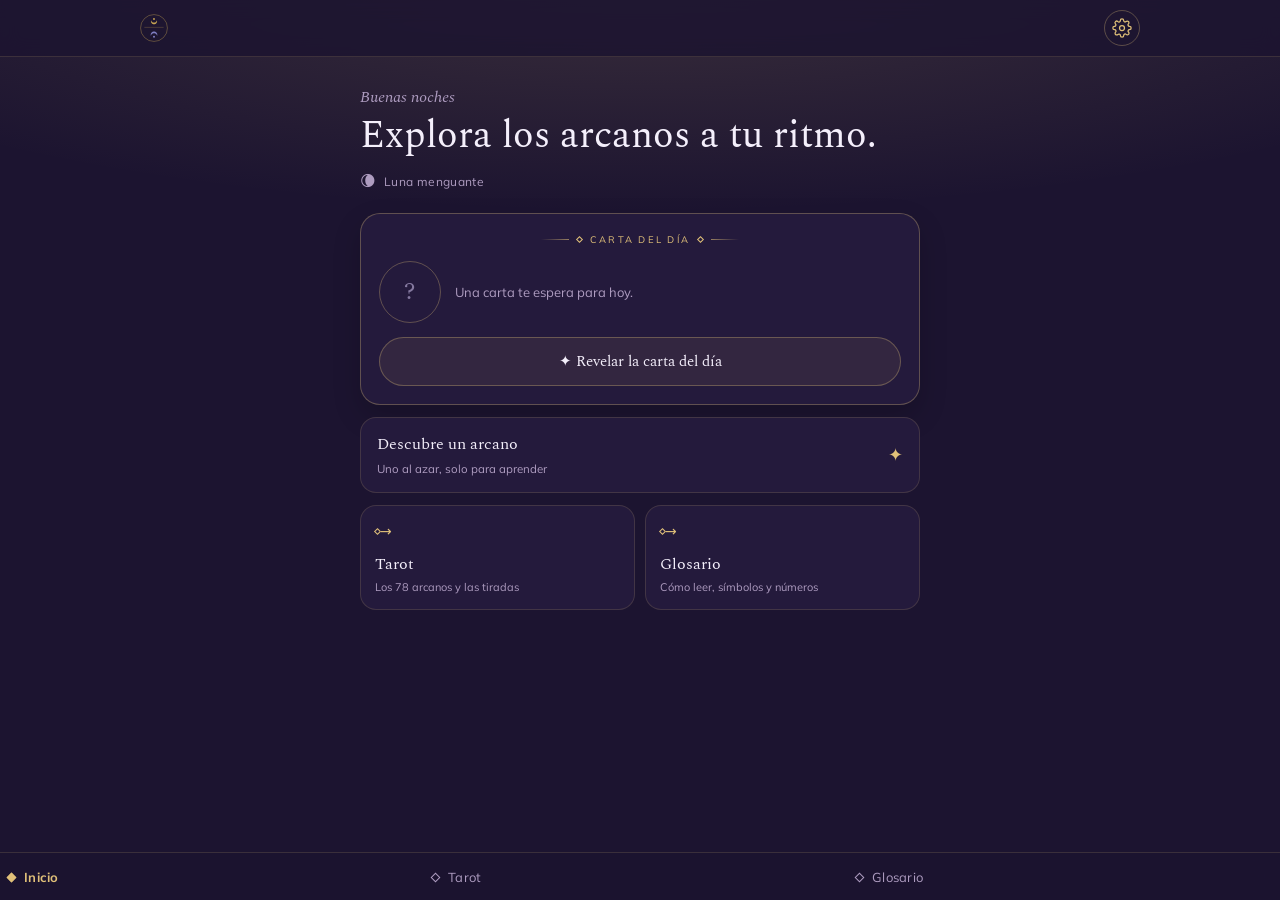
<file: index.html>
<!DOCTYPE html>
<html lang="es">
<head>
<meta charset="UTF-8">
<meta name="viewport" content="width=device-width, initial-scale=1.0, viewport-fit=cover">
<title>Tarot Companion</title>
<meta name="description" content="Guía de referencia de tarot sin conexión: energía pura de los 78 arcanos, tiradas y numerología.">
<meta name="theme-color" content="#1C1430">
<meta name="color-scheme" content="dark">
<meta name="mobile-web-app-capable" content="yes">
<meta name="apple-mobile-web-app-capable" content="yes">
<meta name="apple-mobile-web-app-status-bar-style" content="black-translucent">
<meta name="apple-mobile-web-app-title" content="Tarot Companion">
<link rel="manifest" href="manifest.json">
<link rel="icon" href="icons/icon-192.png">
<link rel="apple-touch-icon" href="icons/icon-192.png">
<!-- CSS modular (fuentes -> tokens -> layout -> componentes -> tema base -> temas de mazo) -->
<link rel="stylesheet" href="css/fonts.css">
<link rel="stylesheet" href="css/tokens.css">
<!-- Paleta alterna "cereza": solo activa cuando :root[data-palette="cereza"] (lo pone applyPalette) -->
<link rel="stylesheet" href="css/themes/cereza.css">
<link rel="stylesheet" href="css/layout.css">
<link rel="stylesheet" href="css/components.css">
<link rel="stylesheet" href="css/themes/base.css">
<!-- Tema de mazo: solo activo cuando :root[data-deck="rws"] (lo pone setDeck en app.js) -->
<link rel="stylesheet" href="css/themes/rws.css">
<!-- Anti-flash: aplica tema/idioma guardados antes de pintar -->
<script>
  try {
    var t = localStorage.getItem("tc-theme") || "dark";
    var p = localStorage.getItem("tc-palette") || "plum";
    document.documentElement.dataset.theme = t;
    if (p && p !== "plum") document.documentElement.dataset.palette = p; // "plum" = default sin atributo
    document.documentElement.lang = localStorage.getItem("tc-lang") || "es";
    var META = { plum: { dark: "#1C1430", light: "#F3F0F5" }, cereza: { dark: "#1a1018", light: "#F4ECE2" } };
    var set = META[p] || META.plum;
    var m = document.querySelector('meta[name="theme-color"]');
    if (m) m.content = set[t] || set.dark;
  } catch (e) { /* sin storage: queda el tema oscuro por defecto */ }
</script>
</head>
<body>

<header class="bar">
  <div class="bar-inner">
    <a class="brand" href="#inicio" aria-label="Tarot Companion — Inicio">
      <!-- Solo el símbolo (sol/luna oro+lavanda) del imagotipo; sin texto. -->
      <svg class="brand-logo" viewBox="60 56 188 188" role="img" aria-hidden="true"><g transform="translate(44,40.0) scale(0.4296875)"><circle cx="256.0" cy="256" r="210" fill="none" stroke="#C6A352" stroke-width="6"></circle><circle cx="256.0" cy="116" r="15" fill="#C6A352"></circle><path d="M 301.338 134.237 L 302.037 136.414 L 302.632 138.621 L 303.121 140.854 L 303.503 143.109 L 303.777 145.378 L 303.943 147.659 L 304.000 149.944 L 303.948 152.230 L 303.788 154.510 L 303.519 156.781 L 303.142 159.036 L 302.658 161.270 L 302.069 163.479 L 301.374 165.658 L 300.577 167.801 L 299.679 169.903 L 298.682 171.960 L 297.588 173.968 L 296.399 175.921 L 295.119 177.815 L 293.750 179.646 L 292.296 181.410 L 290.759 183.103 L 289.143 184.721 L 287.452 186.259 L 285.690 187.716 L 283.861 189.087 L 281.968 190.369 L 280.016 191.560 L 278.010 192.656 L 275.954 193.656 L 273.852 194.557 L 271.710 195.356 L 269.533 196.053 L 267.325 196.645 L 265.091 197.131 L 262.836 197.511 L 260.566 197.782 L 258.286 197.946 L 256.000 198.000 L 253.714 197.946 L 251.434 197.782 L 249.164 197.511 L 246.909 197.131 L 244.675 196.645 L 242.467 196.053 L 240.290 195.356 L 238.148 194.557 L 236.046 193.656 L 233.990 192.656 L 231.984 191.560 L 230.032 190.369 L 228.139 189.087 L 226.310 187.716 L 224.548 186.259 L 222.857 184.721 L 221.241 183.103 L 219.704 181.410 L 218.250 179.646 L 216.881 177.815 L 215.601 175.921 L 214.412 173.968 L 213.318 171.960 L 212.321 169.903 L 211.423 167.801 L 210.626 165.658 L 209.931 163.479 L 209.342 161.270 L 208.858 159.036 L 208.481 156.781 L 208.212 154.510 L 208.052 152.230 L 208.000 149.944 L 208.057 147.659 L 208.223 145.378 L 208.497 143.109 L 208.879 140.854 L 209.368 138.621 L 209.963 136.414 L 210.662 134.237 L 210.976 135.808 L 211.344 137.368 L 211.766 138.914 L 212.242 140.444 L 212.771 141.956 L 213.352 143.450 L 213.984 144.922 L 214.668 146.372 L 215.401 147.797 L 216.183 149.195 L 217.014 150.565 L 217.892 151.906 L 218.815 153.215 L 219.784 154.492 L 220.797 155.734 L 221.852 156.940 L 222.948 158.108 L 224.085 159.238 L 225.260 160.328 L 226.472 161.376 L 227.720 162.381 L 229.002 163.343 L 230.317 164.259 L 231.662 165.129 L 233.038 165.951 L 234.441 166.725 L 235.870 167.450 L 237.323 168.125 L 238.799 168.749 L 240.296 169.321 L 241.812 169.841 L 243.345 170.308 L 244.893 170.721 L 246.454 171.080 L 248.028 171.385 L 249.611 171.635 L 251.201 171.829 L 252.798 171.969 L 254.398 172.052 L 256.000 172.080 L 257.602 172.052 L 259.202 171.969 L 260.799 171.829 L 262.389 171.635 L 263.972 171.385 L 265.546 171.080 L 267.107 170.721 L 268.655 170.308 L 270.188 169.841 L 271.704 169.321 L 273.201 168.749 L 274.677 168.125 L 276.130 167.450 L 277.559 166.725 L 278.962 165.951 L 280.338 165.129 L 281.683 164.259 L 282.998 163.343 L 284.280 162.381 L 285.528 161.376 L 286.740 160.328 L 287.915 159.238 L 289.052 158.108 L 290.148 156.940 L 291.203 155.734 L 292.216 154.492 L 293.185 153.215 L 294.108 151.906 L 294.986 150.565 L 295.817 149.195 L 296.599 147.797 L 297.332 146.372 L 298.016 144.922 L 298.648 143.450 L 299.229 141.956 L 299.758 140.444 L 300.234 138.914 L 300.656 137.368 L 301.024 135.808 L 301.338 134.237 Z" fill="#C6A352"></path><line x1="106.0" y1="246" x2="406.0" y2="246" stroke="#C6A352" stroke-width="4"></line><path d="M 207.488 378.867 L 206.740 376.538 L 206.104 374.175 L 205.581 371.786 L 205.172 369.374 L 204.879 366.945 L 204.701 364.505 L 204.640 362.060 L 204.695 359.614 L 204.867 357.174 L 205.155 354.744 L 205.558 352.332 L 206.076 349.941 L 206.707 347.577 L 207.449 345.246 L 208.302 342.953 L 209.263 340.704 L 210.330 338.503 L 211.501 336.354 L 212.773 334.265 L 214.142 332.238 L 215.607 330.278 L 217.163 328.391 L 218.808 326.580 L 220.537 324.849 L 222.346 323.202 L 224.231 321.644 L 226.189 320.177 L 228.214 318.805 L 230.303 317.531 L 232.449 316.358 L 234.649 315.288 L 236.898 314.324 L 239.190 313.469 L 241.520 312.724 L 243.883 312.090 L 246.273 311.570 L 248.685 311.164 L 251.114 310.873 L 253.554 310.698 L 256.000 310.640 L 258.446 310.698 L 260.886 310.873 L 263.315 311.164 L 265.727 311.570 L 268.117 312.090 L 270.480 312.724 L 272.810 313.469 L 275.102 314.324 L 277.351 315.288 L 279.551 316.358 L 281.697 317.531 L 283.786 318.805 L 285.811 320.177 L 287.769 321.644 L 289.654 323.202 L 291.463 324.849 L 293.192 326.580 L 294.837 328.391 L 296.393 330.278 L 297.858 332.238 L 299.227 334.265 L 300.499 336.354 L 301.670 338.503 L 302.737 340.704 L 303.698 342.953 L 304.551 345.246 L 305.293 347.577 L 305.924 349.941 L 306.442 352.332 L 306.845 354.744 L 307.133 357.174 L 307.305 359.614 L 307.360 362.060 L 307.299 364.505 L 307.121 366.945 L 306.828 369.374 L 306.419 371.786 L 305.896 374.175 L 305.260 376.538 L 304.512 378.867 L 304.176 377.185 L 303.782 375.516 L 303.330 373.862 L 302.821 372.225 L 302.255 370.607 L 301.634 369.009 L 300.957 367.433 L 300.226 365.882 L 299.441 364.358 L 298.604 362.861 L 297.715 361.395 L 296.776 359.961 L 295.787 358.560 L 294.751 357.194 L 293.667 355.865 L 292.538 354.574 L 291.365 353.324 L 290.149 352.115 L 288.892 350.949 L 287.595 349.828 L 286.260 348.752 L 284.888 347.723 L 283.481 346.743 L 282.041 345.812 L 280.570 344.932 L 279.069 344.104 L 277.539 343.328 L 275.984 342.606 L 274.405 341.938 L 272.803 341.326 L 271.182 340.770 L 269.541 340.270 L 267.885 339.828 L 266.214 339.444 L 264.530 339.118 L 262.837 338.851 L 261.135 338.643 L 259.427 338.494 L 257.714 338.404 L 256.000 338.374 L 254.286 338.404 L 252.573 338.494 L 250.865 338.643 L 249.163 338.851 L 247.470 339.118 L 245.786 339.444 L 244.115 339.828 L 242.459 340.270 L 240.818 340.770 L 239.197 341.326 L 237.595 341.938 L 236.016 342.606 L 234.461 343.328 L 232.931 344.104 L 231.430 344.932 L 229.959 345.812 L 228.519 346.743 L 227.112 347.723 L 225.740 348.752 L 224.405 349.828 L 223.108 350.949 L 221.851 352.115 L 220.635 353.324 L 219.462 354.574 L 218.333 355.865 L 217.249 357.194 L 216.213 358.560 L 215.224 359.961 L 214.285 361.395 L 213.396 362.861 L 212.559 364.358 L 211.774 365.882 L 211.043 367.433 L 210.366 369.009 L 209.745 370.607 L 209.179 372.225 L 208.670 373.862 L 208.218 375.516 L 207.824 377.185 L 207.488 378.867 Z" fill="#7E7DC2"></path><circle cx="256.0" cy="394" r="16" fill="#7E7DC2"></circle></g></svg>
    </a>
    <button class="menu-btn" id="menuBtn" aria-label="Configuración" title="Configuración">
      <svg width="20" height="20" viewBox="0 0 24 24" fill="none" stroke="currentColor" stroke-width="1.5" stroke-linecap="round" stroke-linejoin="round" aria-hidden="true"><circle cx="12" cy="12" r="3"/><path d="M19.4 15a1.65 1.65 0 0 0 .33 1.82l.06.06a2 2 0 1 1-2.83 2.83l-.06-.06a1.65 1.65 0 0 0-1.82-.33 1.65 1.65 0 0 0-1 1.51V21a2 2 0 0 1-4 0v-.09A1.65 1.65 0 0 0 9 19.4a1.65 1.65 0 0 0-1.82.33l-.06.06a2 2 0 1 1-2.83-2.83l.06-.06a1.65 1.65 0 0 0 .33-1.82 1.65 1.65 0 0 0-1.51-1H3a2 2 0 0 1 0-4h.09A1.65 1.65 0 0 0 4.6 9a1.65 1.65 0 0 0-.33-1.82l-.06-.06a2 2 0 1 1 2.83-2.83l.06.06a1.65 1.65 0 0 0 1.82.33H9a1.65 1.65 0 0 0 1-1.51V3a2 2 0 0 1 4 0v.09a1.65 1.65 0 0 0 1 1.51 1.65 1.65 0 0 0 1.82-.33l.06-.06a2 2 0 1 1 2.83 2.83l-.06.06a1.65 1.65 0 0 0-.33 1.82V9a1.65 1.65 0 0 0 1.51 1H21a2 2 0 0 1 0 4h-.09a1.65 1.65 0 0 0-1.51 1z"/></svg>
    </button>
  </div>
</header>

<!-- Shell mínima: contenedores vacíos que los módulos JS poblarán.
     IA de 3 destinos: Inicio · Tarot (Arcanos+Tiradas) · Glosario (Cómo leer+Símbolos+Números). -->
<main class="wrap">
  <section class="view active" id="view-inicio" aria-label="Inicio"></section>

  <section class="view" id="view-tarot" aria-label="Tarot">
    <div class="seg-tabs" id="segTarot" role="tablist" aria-label="Tarot">
      <button data-sub="arcanos" class="active" role="tab">Arcanos</button>
      <button data-sub="spreads" role="tab">Tiradas</button>
    </div>
    <div class="subview active" id="view-arcanos" role="tabpanel" aria-label="Arcanos"></div>
    <div class="subview" id="view-spreads" role="tabpanel" aria-label="Tiradas"></div>
  </section>

  <section class="view" id="view-glosario" aria-label="Glosario">
    <div class="seg-tabs" id="segGlosario" role="tablist" aria-label="Glosario">
      <button data-sub="uso" class="active" role="tab">Cómo leer</button>
      <button data-sub="simbolos" role="tab">Símbolos</button>
      <button data-sub="numerologia" role="tab">Números</button>
    </div>
    <div class="subview active" id="view-uso" role="tabpanel" aria-label="Cómo leer"></div>
    <div class="subview" id="view-simbolos" role="tabpanel" aria-label="Símbolos"></div>
    <div class="subview" id="view-numerologia" role="tabpanel" aria-label="Numerología"></div>
  </section>
</main>

<!-- Navegación inferior (estilo app móvil): tres destinos -->
<nav class="botnav" id="nav" aria-label="Secciones">
  <button data-view="inicio" class="active" aria-current="page">
    <span class="bn-ico" aria-hidden="true"></span><span class="bn-lbl">Inicio</span>
  </button>
  <button data-view="tarot">
    <span class="bn-ico" aria-hidden="true"></span><span class="bn-lbl">Tarot</span>
  </button>
  <button data-view="glosario">
    <span class="bn-ico" aria-hidden="true"></span><span class="bn-lbl">Glosario</span>
  </button>
</nav>

<!-- Detail sheet (lo poblará sheet.js) -->
<div class="overlay" id="overlay" aria-hidden="true">
  <div class="scrim" data-close></div>
  <div class="sheet" role="dialog" aria-modal="true" id="sheet"></div>
</div>

<!-- Selector de mazo reutilizable (lo poblará decks-ui.js) -->
<div class="overlay" id="pickerOverlay" aria-hidden="true">
  <div class="scrim" data-close></div>
  <div class="sheet" role="dialog" aria-modal="true" aria-label="Elegir mazo" id="pickerSheet"></div>
</div>

<!-- Menú de configuración (lo poblará settings.js) -->
<div class="overlay" id="menuOverlay" aria-hidden="true">
  <div class="scrim" data-close></div>
  <div class="sheet" role="dialog" aria-modal="true" aria-label="Configuración" id="menuPanel"></div>
</div>

<script type="module" src="js/app.js"></script>

<!-- Service Worker: app offline (ruta relativa → funciona en subcarpeta de GitHub Pages) -->
<script>
  if ("serviceWorker" in navigator) {
    window.addEventListener("load", function () {
      navigator.serviceWorker.register("sw.js").catch(function (err) {
        console.warn("SW no registrado:", err);
      });
    });
  }
</script>
</body>
</html>
</file>
<file: css/fonts.css>
/* fonts.css — generado por scripts/fetch-fonts.mjs. Fuentes auto-hospedadas (offline). */
@font-face {
  font-family: 'Mulish';
  font-style: normal;
  font-weight: 400;
  font-display: swap;
  src: url(../assets/fonts/mulish-400-latin-ext.woff2) format('woff2');
  unicode-range: U+0100-02BA, U+02BD-02C5, U+02C7-02CC, U+02CE-02D7, U+02DD-02FF, U+0304, U+0308, U+0329, U+1D00-1DBF, U+1E00-1E9F, U+1EF2-1EFF, U+2020, U+20A0-20AB, U+20AD-20C0, U+2113, U+2C60-2C7F, U+A720-A7FF;
}
@font-face {
  font-family: 'Mulish';
  font-style: normal;
  font-weight: 400;
  font-display: swap;
  src: url(../assets/fonts/mulish-400-latin.woff2) format('woff2');
  unicode-range: U+0000-00FF, U+0131, U+0152-0153, U+02BB-02BC, U+02C6, U+02DA, U+02DC, U+0304, U+0308, U+0329, U+2000-206F, U+20AC, U+2122, U+2191, U+2193, U+2212, U+2215, U+FEFF, U+FFFD;
}
@font-face {
  font-family: 'Mulish';
  font-style: normal;
  font-weight: 500;
  font-display: swap;
  src: url(../assets/fonts/mulish-500-latin-ext.woff2) format('woff2');
  unicode-range: U+0100-02BA, U+02BD-02C5, U+02C7-02CC, U+02CE-02D7, U+02DD-02FF, U+0304, U+0308, U+0329, U+1D00-1DBF, U+1E00-1E9F, U+1EF2-1EFF, U+2020, U+20A0-20AB, U+20AD-20C0, U+2113, U+2C60-2C7F, U+A720-A7FF;
}
@font-face {
  font-family: 'Mulish';
  font-style: normal;
  font-weight: 500;
  font-display: swap;
  src: url(../assets/fonts/mulish-500-latin.woff2) format('woff2');
  unicode-range: U+0000-00FF, U+0131, U+0152-0153, U+02BB-02BC, U+02C6, U+02DA, U+02DC, U+0304, U+0308, U+0329, U+2000-206F, U+20AC, U+2122, U+2191, U+2193, U+2212, U+2215, U+FEFF, U+FFFD;
}
@font-face {
  font-family: 'Mulish';
  font-style: normal;
  font-weight: 600;
  font-display: swap;
  src: url(../assets/fonts/mulish-600-latin-ext.woff2) format('woff2');
  unicode-range: U+0100-02BA, U+02BD-02C5, U+02C7-02CC, U+02CE-02D7, U+02DD-02FF, U+0304, U+0308, U+0329, U+1D00-1DBF, U+1E00-1E9F, U+1EF2-1EFF, U+2020, U+20A0-20AB, U+20AD-20C0, U+2113, U+2C60-2C7F, U+A720-A7FF;
}
@font-face {
  font-family: 'Mulish';
  font-style: normal;
  font-weight: 600;
  font-display: swap;
  src: url(../assets/fonts/mulish-600-latin.woff2) format('woff2');
  unicode-range: U+0000-00FF, U+0131, U+0152-0153, U+02BB-02BC, U+02C6, U+02DA, U+02DC, U+0304, U+0308, U+0329, U+2000-206F, U+20AC, U+2122, U+2191, U+2193, U+2212, U+2215, U+FEFF, U+FFFD;
}
@font-face {
  font-family: 'Mulish';
  font-style: normal;
  font-weight: 700;
  font-display: swap;
  src: url(../assets/fonts/mulish-700-latin-ext.woff2) format('woff2');
  unicode-range: U+0100-02BA, U+02BD-02C5, U+02C7-02CC, U+02CE-02D7, U+02DD-02FF, U+0304, U+0308, U+0329, U+1D00-1DBF, U+1E00-1E9F, U+1EF2-1EFF, U+2020, U+20A0-20AB, U+20AD-20C0, U+2113, U+2C60-2C7F, U+A720-A7FF;
}
@font-face {
  font-family: 'Mulish';
  font-style: normal;
  font-weight: 700;
  font-display: swap;
  src: url(../assets/fonts/mulish-700-latin.woff2) format('woff2');
  unicode-range: U+0000-00FF, U+0131, U+0152-0153, U+02BB-02BC, U+02C6, U+02DA, U+02DC, U+0304, U+0308, U+0329, U+2000-206F, U+20AC, U+2122, U+2191, U+2193, U+2212, U+2215, U+FEFF, U+FFFD;
}
@font-face {
  font-family: 'Spectral';
  font-style: italic;
  font-weight: 400;
  font-display: swap;
  src: url(../assets/fonts/spectral-400i-latin-ext.woff2) format('woff2');
  unicode-range: U+0100-02BA, U+02BD-02C5, U+02C7-02CC, U+02CE-02D7, U+02DD-02FF, U+0304, U+0308, U+0329, U+1D00-1DBF, U+1E00-1E9F, U+1EF2-1EFF, U+2020, U+20A0-20AB, U+20AD-20C0, U+2113, U+2C60-2C7F, U+A720-A7FF;
}
@font-face {
  font-family: 'Spectral';
  font-style: italic;
  font-weight: 400;
  font-display: swap;
  src: url(../assets/fonts/spectral-400i-latin.woff2) format('woff2');
  unicode-range: U+0000-00FF, U+0131, U+0152-0153, U+02BB-02BC, U+02C6, U+02DA, U+02DC, U+0304, U+0308, U+0329, U+2000-206F, U+20AC, U+2122, U+2191, U+2193, U+2212, U+2215, U+FEFF, U+FFFD;
}
@font-face {
  font-family: 'Spectral';
  font-style: normal;
  font-weight: 400;
  font-display: swap;
  src: url(../assets/fonts/spectral-400-latin-ext.woff2) format('woff2');
  unicode-range: U+0100-02BA, U+02BD-02C5, U+02C7-02CC, U+02CE-02D7, U+02DD-02FF, U+0304, U+0308, U+0329, U+1D00-1DBF, U+1E00-1E9F, U+1EF2-1EFF, U+2020, U+20A0-20AB, U+20AD-20C0, U+2113, U+2C60-2C7F, U+A720-A7FF;
}
@font-face {
  font-family: 'Spectral';
  font-style: normal;
  font-weight: 400;
  font-display: swap;
  src: url(../assets/fonts/spectral-400-latin.woff2) format('woff2');
  unicode-range: U+0000-00FF, U+0131, U+0152-0153, U+02BB-02BC, U+02C6, U+02DA, U+02DC, U+0304, U+0308, U+0329, U+2000-206F, U+20AC, U+2122, U+2191, U+2193, U+2212, U+2215, U+FEFF, U+FFFD;
}
@font-face {
  font-family: 'Spectral';
  font-style: normal;
  font-weight: 500;
  font-display: swap;
  src: url(../assets/fonts/spectral-500-latin-ext.woff2) format('woff2');
  unicode-range: U+0100-02BA, U+02BD-02C5, U+02C7-02CC, U+02CE-02D7, U+02DD-02FF, U+0304, U+0308, U+0329, U+1D00-1DBF, U+1E00-1E9F, U+1EF2-1EFF, U+2020, U+20A0-20AB, U+20AD-20C0, U+2113, U+2C60-2C7F, U+A720-A7FF;
}
@font-face {
  font-family: 'Spectral';
  font-style: normal;
  font-weight: 500;
  font-display: swap;
  src: url(../assets/fonts/spectral-500-latin.woff2) format('woff2');
  unicode-range: U+0000-00FF, U+0131, U+0152-0153, U+02BB-02BC, U+02C6, U+02DA, U+02DC, U+0304, U+0308, U+0329, U+2000-206F, U+20AC, U+2122, U+2191, U+2193, U+2212, U+2215, U+FEFF, U+FFFD;
}
@font-face {
  font-family: 'Spectral';
  font-style: normal;
  font-weight: 600;
  font-display: swap;
  src: url(../assets/fonts/spectral-600-latin-ext.woff2) format('woff2');
  unicode-range: U+0100-02BA, U+02BD-02C5, U+02C7-02CC, U+02CE-02D7, U+02DD-02FF, U+0304, U+0308, U+0329, U+1D00-1DBF, U+1E00-1E9F, U+1EF2-1EFF, U+2020, U+20A0-20AB, U+20AD-20C0, U+2113, U+2C60-2C7F, U+A720-A7FF;
}
@font-face {
  font-family: 'Spectral';
  font-style: normal;
  font-weight: 600;
  font-display: swap;
  src: url(../assets/fonts/spectral-600-latin.woff2) format('woff2');
  unicode-range: U+0000-00FF, U+0131, U+0152-0153, U+02BB-02BC, U+02C6, U+02DA, U+02DC, U+0304, U+0308, U+0329, U+2000-206F, U+20AC, U+2122, U+2191, U+2193, U+2212, U+2215, U+FEFF, U+FFFD;
}
</file>
<file: css/tokens.css>
/* tokens.css — variables de diseño (colores, tipografía, espaciado).
   Paleta v2: "ciruela ahumada" (oscuro) y "velo lavanda" (claro).
   Fuentes auto-hospedadas en css/fonts.css (regla offline: nada por CDN).
   Los NOMBRES de variables se conservan respecto a v1, así los componentes
   heredan el re-skin sin tocarlos. */
:root {
  --ink:         #1C1430;  /* fondo base de la app */
  --ink-2:       #241A3C;  /* superficies / cards */
  --ink-3:       #2A2046;  /* superficies elevadas / sheets */
  --surface:     #2A2046;  /* hojas / modales */
  --cream:       #F4EFFB;  /* texto principal */
  --muted:       #AE9CC0;
  --muted-2:     #8579A0;
  --line:        rgba(224,192,121,.16);   /* líneas con tinte oro */
  --line-strong: rgba(224,192,121,.32);
  --gold:        #E0C079;
  --vermilion:   #C8AEE8;  /* acento secundario (lavanda en oscuro) */
  --vermilion-2: #D8C2EE;
  --earth:       #C8A86a;

  --serif: 'Spectral', Georgia, serif;
  --sans:  'Mulish', system-ui, -apple-system, sans-serif;
  --story: 'Spectral', Georgia, serif;
  --cjk:   'Hiragino Sans', 'Yu Gothic', 'Noto Sans JP', 'Meiryo', serif;
  --accent: var(--gold); /* override por JS/clase según grupo de carta */
  --on-accent: #1C1430;  /* texto legible sobre fondos de acento (oro) */

  /* halo radial superior (decoración de fondo) */
  --halo: radial-gradient(125% 46% at 50% -4%, rgba(224,192,121,.16), transparent 60%);

  /* espaciado y radios */
  --gap:   16px;
  --pad:   20px;
  --bar-h: 56px;
  --nav-h: 62px;
  --radius:    16px;
  --radius-sm: 12px;
  --radius-lg: 20px;
  --radius-xl: 26px;
}

/* Tema claro: sobrescribe los tokens de superficie/texto/líneas/acentos.
   Contraste reforzado (cards en blanco puro sobre fondo lavanda) para que
   los colores no se "laven" como pasaba con el pergamino anterior. */
:root[data-theme="light"] {
  --ink:         #F3F0F5;  /* fondo base */
  --ink-2:       #FFFFFF;  /* superficies / cards */
  --ink-3:       #F7F4FA;
  --surface:     #FBF9FC;  /* hojas / modales */
  --cream:       #2A2433;  /* texto principal (oscuro) */
  --muted:       #8C8498;
  --muted-2:     #A39CB0;
  --line:        rgba(168,130,58,.18);
  --line-strong: rgba(168,130,58,.34);
  --gold:        #A8823A;
  --vermilion:   #6B4F92;  /* acento secundario (morado en claro) */
  --vermilion-2: #5E54A0;
  --earth:       #8A6A3E;
  --on-accent:   #ffffff;
  --halo: radial-gradient(125% 46% at 50% -4%, rgba(120,90,150,.10), transparent 60%);
}

/* Acento por grupo de arcano (la carta o la vista activa lo aplica) — modo oscuro */
.group-major  { --accent: #C8AEE8; }  /* lavanda */
.group-cups   { --accent: #6FA8C0; }  /* aguamarina ahumada */
.group-coins  { --accent: #E0C079; }  /* oro */
.group-wands  { --accent: #D08A5A; }  /* ámbar-terracota */
.group-swords { --accent: #9B8FD0; }  /* periwinkle */

/* Acentos por grupo, reforzados para contraste sobre tema claro */
:root[data-theme="light"] .group-major  { --accent: #6B4F92; }
:root[data-theme="light"] .group-cups   { --accent: #2F7C92; }
:root[data-theme="light"] .group-coins  { --accent: #A8823A; }
:root[data-theme="light"] .group-wands  { --accent: #B5642F; }
:root[data-theme="light"] .group-swords { --accent: #5E54A0; }
</file>
<file: css/themes/cereza.css>
/* cereza.css — paleta alterna "Cereza" (la del yōkai-tarot: ciruela-café cálido +
   acento cereza + oro). Es un EJE INDEPENDIENTE del tema claro/oscuro: se activa con
   :root[data-palette="cereza"] (lo pone applyPalette en settings.js) y se combina con
   :root[data-theme="light"]. Solo SOBREESCRIBE variables — no renombra ni toca los
   bloques "plum" de tokens.css, así la paleta actual queda intacta cuando no está activa.
   Mismo patrón de eje que css/themes/rws.css (data-deck). */

/* ── Cereza · oscuro (base del yōkai-tarot) ── */
:root[data-palette="cereza"] {
  --ink:         #1a1018;  /* fondo base cálido (ciruela-café) */
  --ink-2:       #241620;  /* superficies / cards */
  --ink-3:       #2e1b27;  /* superficies elevadas / sheets */
  --surface:     #2b1b28;  /* hojas / modales */
  --cream:       #f0e2d8;  /* texto principal */
  --muted:       #b89aa6;
  --muted-2:     #8c7280;
  --line:        rgba(214,184,115,.16);  /* líneas con tinte oro */
  --line-strong: rgba(214,184,115,.30);
  --gold:        #d6b873;
  --vermilion:   #ce4e75;  /* acento secundario = cereza (firma de la paleta) */
  --vermilion-2: #ff7d92;
  --earth:       #c8a86a;
  --on-accent:   #1a1018;  /* texto legible sobre oro */
  --halo: radial-gradient(125% 46% at 50% -4%, rgba(214,184,115,.16), transparent 60%);
}

/* Acentos por grupo — cereza oscuro (paleta cálida sabor yōkai) */
:root[data-palette="cereza"] .group-major  { --accent: #ce4e75; }  /* cereza */
:root[data-palette="cereza"] .group-cups   { --accent: #7fa0c8; }  /* agua */
:root[data-palette="cereza"] .group-coins  { --accent: #d6b873; }  /* oro */
:root[data-palette="cereza"] .group-wands  { --accent: #e0805a; }  /* terracota/fuego */
:root[data-palette="cereza"] .group-swords { --accent: #86b6b4; }  /* aire/salvia */

/* ── Cereza · claro (variante pergamino cálido; contraste reforzado) ── */
:root[data-palette="cereza"][data-theme="light"] {
  --ink:         #F4ECE2;  /* fondo pergamino cálido */
  --ink-2:       #FFFFFF;  /* cards en blanco puro */
  --ink-3:       #FBF3EA;
  --surface:     #FDF8F2;
  --cream:       #2E1B27;  /* texto principal (ciruela-café oscuro) */
  --muted:       #8C7280;
  --muted-2:     #A99385;
  --line:        rgba(178,62,98,.16);
  --line-strong: rgba(178,62,98,.30);
  --gold:        #A87A34;
  --vermilion:   #B23E62;  /* cereza oscurecida para contraste sobre claro */
  --vermilion-2: #9A3560;
  --earth:       #8A6A3E;
  --on-accent:   #ffffff;
  --halo: radial-gradient(125% 46% at 50% -4%, rgba(178,62,98,.10), transparent 60%);
}

/* Acentos por grupo — cereza claro (versiones oscuras para contraste) */
:root[data-palette="cereza"][data-theme="light"] .group-major  { --accent: #B23E62; }
:root[data-palette="cereza"][data-theme="light"] .group-cups   { --accent: #2F7C92; }
:root[data-palette="cereza"][data-theme="light"] .group-coins  { --accent: #A87A34; }
:root[data-palette="cereza"][data-theme="light"] .group-wands  { --accent: #B5642F; }
:root[data-palette="cereza"][data-theme="light"] .group-swords { --accent: #4F7C78; }
</file>
<file: css/layout.css>
/* layout.css — estructura: header, barra inferior, contenedor de vistas. Mobile-first. */

/* ---- Header / barra superior (solo marca + engrane) ---- */
.bar {
  position: sticky;
  top: 0;
  z-index: 50;
  background: color-mix(in srgb, var(--ink) 86%, transparent);
  backdrop-filter: blur(10px);
  border-bottom: 1px solid var(--line);
  padding-top: env(safe-area-inset-top);
}
.bar-inner {
  display: flex;
  align-items: center;
  justify-content: space-between;
  gap: var(--gap);
  min-height: var(--bar-h);
  padding: 0 var(--pad);
  max-width: 1040px;
  margin: 0 auto;
}
.brand {
  display: inline-flex;
  align-items: center;
  color: var(--cream);
  text-decoration: none;
}
/* Solo el símbolo (sol/luna oro+lavanda): recuadro cuadrado y fijo en el header. */
.brand-logo {
  height: 28px;
  width: 28px;
  display: block;
  flex: 0 0 auto;
}

/* ---- Botón de configuración (engrane) ---- */
.menu-btn {
  flex: 0 0 auto;
  background: none;
  border: 1px solid var(--line-strong);
  color: var(--gold);
  width: 36px; height: 36px;
  border-radius: 50%;
  cursor: pointer;
  display: grid;
  place-items: center;
  transition: border-color .15s, background .15s;
}
.menu-btn:hover { background: color-mix(in srgb, var(--gold) 12%, transparent); }
.menu-btn:focus-visible { outline: 2px solid var(--accent); outline-offset: 2px; }

/* ---- Barra de navegación inferior ---- */
.botnav {
  position: fixed;
  left: 0; right: 0; bottom: 0;
  z-index: 60;
  display: flex;
  justify-content: space-around;
  align-items: flex-start;
  gap: 4px;
  padding: 10px 8px calc(8px + env(safe-area-inset-bottom));
  background: color-mix(in srgb, var(--ink) 92%, transparent);
  backdrop-filter: blur(12px);
  border-top: 1px solid var(--line);
}
.botnav button {
  flex: 1 1 0;
  display: flex;
  flex-direction: column;
  align-items: center;
  gap: 6px;
  background: none;
  border: 0;
  color: var(--muted);
  font: inherit;
  font-size: 11px;
  letter-spacing: .02em;
  padding: 4px 0;
  cursor: pointer;
  transition: color .15s;
}
.botnav button .bn-ico {
  width: 7px; height: 7px;
  border: 1px solid currentColor;
  transform: rotate(45deg);
  transition: background .15s, border-color .15s;
}
.botnav button:hover { color: var(--cream); }
.botnav button.active { color: var(--gold); font-weight: 700; }
.botnav button.active .bn-ico { background: var(--gold); border-color: var(--gold); }
.botnav button:focus-visible { outline: 2px solid var(--accent); outline-offset: 2px; border-radius: 6px; }

/* ---- Contenedor de vistas ---- */
.wrap {
  max-width: 1040px;
  margin: 0 auto;
  padding: 0 var(--pad);
  padding-bottom: calc(var(--nav-h) + 32px + env(safe-area-inset-bottom));
}
.view { display: none; padding: 22px 0 16px; }
.view.active { display: block; animation: fade .2s ease; }

/* Sub-vistas dentro de un destino segmentado (Glosario, Tiradas) */
.subview { display: none; }
.subview.active { display: block; animation: fade .2s ease; }

@keyframes fade { from { opacity: 0; transform: translateY(6px); } to { opacity: 1; transform: none; } }

/* breakpoints: 480 / 768 / 1040 */
@media (min-width: 768px) {
  .brand { font-size: 21px; }
  .botnav { gap: 8px; }
  .botnav button { flex-direction: row; font-size: 13px; gap: 9px; }
}
</file>
<file: css/components.css>
/* components.css — cards, sheets, chips, panels, buttons.
   Por ahora solo el overlay del detail sheet y el placeholder de la shell;
   los componentes se irán añadiendo con cada vista (pasos 6+). */

/* ---- Placeholder temporal mientras una vista no tiene contenido ---- */
.placeholder {
  color: var(--muted);
  border: 1px dashed var(--line-strong);
  border-radius: var(--radius);
  padding: 40px var(--pad);
  text-align: center;
  font-size: 14px;
}

/* ---- Inicio / cover ---- */
.cover { max-width: 640px; margin: 0 auto; text-align: center; padding-top: 24px; }
.cover .kicker { color: var(--muted); font-size: 12px; letter-spacing: .25em; text-transform: uppercase; margin: 0 0 14px; }
.cover h1 { font-size: clamp(40px, 12vw, 72px); margin: 0; line-height: .98; }
.cover .sub { color: var(--cream); opacity: .8; margin: 16px auto 0; max-width: 38ch; }
.cover .rule { width: 64px; height: 2px; background: var(--accent); margin: 24px auto; border-radius: 2px; }

.enter {
  display: inline-block; background: none; color: var(--cream);
  border: 1px solid var(--accent); border-radius: 999px;
  font: inherit; padding: 12px 26px; cursor: pointer; transition: .18s;
}
.enter:hover { background: var(--accent); color: var(--on-accent); }

/* ---- Controles de Arcanos (búsqueda + chips) ---- */
.controls { display: flex; flex-direction: column; gap: 14px; margin-bottom: 18px; }
.search {
  display: flex; align-items: center; gap: 10px;
  border: 1px solid var(--line); border-radius: var(--radius); padding: 0 14px;
  color: var(--muted); background: var(--ink-2);
}
.search input { flex: 1; background: none; border: 0; color: var(--cream); font: inherit; padding: 12px 0; outline: none; }
.search input::placeholder { color: var(--muted-2); }

.chips { display: flex; flex-wrap: wrap; gap: 8px; }
.chip {
  background: var(--ink-2); border: 1px solid var(--line); color: var(--muted);
  font: inherit; font-size: 13px; padding: 7px 14px; border-radius: 999px; cursor: pointer; transition: .15s;
}
.chip:hover { color: var(--cream); }
.chip.active { color: var(--on-accent); background: var(--accent); border-color: var(--accent); }
.chip.day { margin-left: auto; color: var(--gold); border-color: color-mix(in srgb, var(--gold) 45%, transparent); }

.count { color: var(--muted-2); font-size: 12px; letter-spacing: .08em; text-transform: uppercase; margin-bottom: 14px; }

/* ---- Grid de cartas ---- */
.grid { display: grid; grid-template-columns: repeat(2, 1fr); gap: 12px; }
@media (min-width: 480px) { .grid { grid-template-columns: repeat(3, 1fr); } }
@media (min-width: 768px) { .grid { grid-template-columns: repeat(4, 1fr); } }
@media (min-width: 1040px) { .grid { grid-template-columns: repeat(5, 1fr); } }

.card {
  position: relative; text-align: left; cursor: pointer;
  background: var(--ink-2); border: 1px solid var(--line);
  border-left: 3px solid var(--accent);
  border-radius: var(--radius); padding: 14px; min-height: 120px;
  display: flex; flex-direction: column; gap: 4px; color: var(--cream); transition: .15s;
}
.card:hover { border-color: var(--line-strong); transform: translateY(-2px); }
.card .mark { font-family: var(--serif); font-size: 22px; color: var(--accent); }
.card .kanji { position: absolute; top: 12px; right: 12px; font-size: 20px; color: var(--muted-2); }
.card .nm { margin-top: auto; font-family: var(--serif); font-size: 15px; }
.card .nm-sub { color: var(--muted); font-size: 12px; }

/* ---- Detail sheet (contenido interno) ---- */
.sheet-top { display: grid; grid-template-columns: 1fr auto; gap: 8px 14px; align-items: start; position: relative; padding-left: 12px; padding-right: 40px; }
.sheet-top .accentbar { position: absolute; left: 0; top: 4px; bottom: 4px; width: 3px; background: var(--accent); border-radius: 2px; }
/* Fija el título a la izquierda (col1, ancha) y el glifo a la derecha (col2);
   sin esto el auto-placement del grid invierte las columnas y el título choca
   con los botones ♥/✕. El padding-right reserva el hueco de esos botones. */
.sheet-top .heads { grid-column: 1; grid-row: 1; }
.sheet-top .mark { grid-column: 2; }
.sheet-top .num { color: var(--accent); font-size: 12px; letter-spacing: .12em; text-transform: uppercase; }
.sheet-top h2 { margin: 4px 0 2px; font-size: 26px; }
.sheet-top .es-name { color: var(--muted); }
/* margin-top deja libre la esquina superior derecha para los botones ♥ y ✕ */
.sheet-top .mark { grid-row: 1 / span 2; font-family: var(--serif); font-size: 30px; color: var(--accent); align-self: start; margin-top: 38px; }
.sheet .close {
  position: absolute; top: -4px; right: -4px; background: none; border: 0;
  color: var(--muted); font-size: 20px; cursor: pointer; padding: 6px; line-height: 1;
}
.sheet .close:hover { color: var(--cream); }
/* Favorito (♥): botón absoluto a la izquierda del cierre */
.sheet .fav {
  position: absolute; top: -2px; right: 26px; background: none; border: 0;
  color: var(--muted); cursor: pointer; padding: 6px; line-height: 0;
  transition: color .15s, transform .08s;
}
.sheet .fav svg { fill: none; stroke: currentColor; stroke-width: 1.7px; }
.sheet .fav:hover { color: var(--vermilion); }
.sheet .fav:active { transform: scale(.88); }
.sheet .fav.on { color: var(--vermilion); }
.sheet .fav.on svg { fill: currentColor; stroke: currentColor; }

.sheet-body { margin-top: 18px; display: flex; flex-direction: column; gap: 18px; }
.field .flabel { color: var(--muted-2); font-size: 11px; letter-spacing: .14em; text-transform: uppercase; margin-bottom: 8px; }
.field .ftext { font-size: 15px; line-height: 1.7; }
.field .ftext.en { color: var(--muted); }
.field .ftext.italic { font-style: italic; color: var(--muted); }

.kw { display: flex; flex-wrap: wrap; gap: 6px; }
.kw span { font-size: 12px; padding: 4px 10px; border: 1px solid var(--line); border-radius: 999px; }
.kw.en { margin-top: 8px; }
.kw.en span { color: var(--muted-2); font-style: italic; }

.deck-layer { border-top: 1px solid var(--line-strong); padding-top: 18px; display: flex; flex-direction: column; gap: 16px; }
.layer-tag { color: var(--gold); font-size: 12px; letter-spacing: .12em; text-transform: uppercase; }
.deck-yokai { display: flex; align-items: baseline; gap: 10px; }
.deck-yokai .kanji { font-size: 26px; color: var(--accent); }
.deck-yokai .yname { color: var(--muted); }

.sheet-nav { display: flex; gap: 10px; margin-top: 22px; }
.sheet-nav button {
  flex: 1; background: var(--ink-2); border: 1px solid var(--line); color: var(--cream);
  font: inherit; padding: 11px; border-radius: var(--radius-sm); cursor: pointer; transition: .15s;
}
.sheet-nav button:hover:not(:disabled) { border-color: var(--accent); }
.sheet-nav button:disabled { opacity: .35; cursor: default; }

/* Botón Copiar (nombre + energía pura + pincelada del mazo) */
.copybtn {
  align-self: flex-start; font: inherit; font-size: 13px; color: var(--vermilion);
  background: transparent; border: 1px solid color-mix(in srgb, var(--vermilion) 55%, transparent);
  border-radius: var(--radius-sm); padding: 9px 16px; cursor: pointer; transition: .15s;
}
.copybtn:hover { background: var(--vermilion); color: var(--on-accent); border-color: var(--vermilion); }

/* Nota personal por carta */
.note-field textarea.note {
  width: 100%; box-sizing: border-box; resize: vertical; min-height: 64px;
  font: inherit; font-size: 14px; line-height: 1.6; color: var(--cream);
  background: var(--ink-2); border: 1px solid var(--line); border-radius: var(--radius-sm);
  padding: 10px 12px;
}
.note-field textarea.note::placeholder { color: var(--muted-2); }
.note-field textarea.note:focus { outline: none; border-color: var(--accent); }

/* Filtro ♥ Favoritas + estado vacío del grid */
.chip-fav.active { color: var(--on-accent); background: var(--vermilion); border-color: var(--vermilion); }
.grid-empty { grid-column: 1 / -1; color: var(--muted); font-size: 14px; text-align: center; padding: 30px 16px; line-height: 1.6; }

/* ====================================================================
   Encabezados de sección compartidos (Tiradas · Numerología · Cómo usar)
   ==================================================================== */
.pad-top { padding-top: 8px; }
.eyebrow { color: var(--muted); font-size: 11px; letter-spacing: .25em; text-transform: uppercase; margin: 0 0 8px; }
.title { font-family: var(--serif); font-size: clamp(26px, 7vw, 38px); margin: 0 0 12px; line-height: 1.05; }
.lead { color: var(--cream); opacity: .82; max-width: 60ch; margin: 0 0 24px; line-height: 1.6; }
.muted-note { color: var(--muted); font-size: 13px; line-height: 1.6; }
.tag { color: var(--muted-2); font-size: 13px; font-weight: 400; letter-spacing: .04em; }
.mini-label { font-size: 11px; letter-spacing: .2em; text-transform: uppercase; color: var(--gold); margin: 18px 0 0; }

/* ---- Paneles ---- */
.panel {
  background: var(--ink-2); border: 1px solid var(--line);
  border-radius: var(--radius-lg); padding: 22px; margin-bottom: 18px;
  box-shadow: 0 10px 26px rgba(0,0,0,.12);
}
:root[data-theme="light"] .panel { box-shadow: 0 10px 26px rgba(120,100,80,.07); }
.panel h3 { font-family: var(--serif); font-size: 20px; margin: 0 0 10px; }
.panel p { color: var(--cream); opacity: .85; line-height: 1.65; margin: 0 0 10px; }
.panel p:last-child { margin-bottom: 0; }
.panel a { color: var(--accent); text-decoration: none; border-bottom: 1px solid color-mix(in srgb, var(--accent) 40%, transparent); }
.panel a:hover { color: var(--vermilion-2); }
.prose ul { margin: 0; padding-left: 20px; color: var(--cream); opacity: .85; line-height: 1.7; }
.prose li { margin-bottom: 8px; }

/* ====================================================================
   Tiradas
   ==================================================================== */
.spread-grid { display: grid; gap: 18px; }
@media (min-width: 768px) { .spread-grid { grid-template-columns: 1fr 1fr; align-items: start; } }

.keys { display: flex; flex-wrap: wrap; gap: 8px; margin: 12px 0 4px; }
.keys button {
  background: var(--ink-3); border: 1px solid var(--line); color: var(--muted);
  font: inherit; font-size: 13px; padding: 7px 14px; border-radius: 999px; cursor: pointer; transition: .15s;
}
.keys button:hover { color: var(--cream); }
.keys button.active { background: var(--vermilion); border-color: var(--vermilion); color: #fff; }

.slots { display: grid; gap: 10px; margin: 14px 0; }
.slots.one   { grid-template-columns: 1fr; }
.slots.three { grid-template-columns: repeat(3, 1fr); }
.slots.four  { grid-template-columns: repeat(2, 1fr); }
/* Tiradas simples: n4 en 2×2; n5 en 2 columnas con la última carta a lo ancho */
.slots.n4 { grid-template-columns: repeat(2, 1fr); }
.slots.n5 { grid-template-columns: repeat(2, 1fr); }
.slots.n5 .slot:last-child { grid-column: 1 / -1; }

/* Entrada narrativa de una tirada (p. ej. El anciano del bosque) */
.spread-story {
  font-family: var(--serif); font-style: italic; color: var(--muted);
  border-left: 2px solid var(--gold); padding-left: 12px; line-height: 1.6;
}

/* Crédito de inspiración al pie de la vista Tiradas */
.spread-credit { margin-top: 18px; text-align: center; }

.slot {
  border: 1px solid var(--line); border-radius: var(--radius-sm);
  padding: 12px; min-height: 96px; text-align: left;
  display: flex; flex-direction: column; gap: 3px; color: var(--cream);
}
.slot.empty { border-style: dashed; color: var(--muted-2); background: none; }
.slot.drawn {
  cursor: pointer; background: var(--ink-3); border-left: 3px solid var(--accent);
  font: inherit; transition: .15s;
}
.slot.drawn:hover { border-color: var(--line-strong); transform: translateY(-2px); }
.slot-role { font-size: 11px; letter-spacing: .1em; text-transform: uppercase; color: var(--muted); }
.slot-hint { font-size: 12px; color: var(--muted-2); line-height: 1.45; }
.slot-face { margin-top: auto; font-family: var(--serif); font-size: 22px; color: var(--muted-2); }
.slot-mark { margin-top: auto; font-family: var(--serif); font-size: 22px; color: var(--accent); }
.slot-name { font-family: var(--serif); font-size: 14px; }

.draw {
  background: none; color: var(--cream); border: 1px solid var(--accent);
  border-radius: 999px; font: inherit; padding: 11px 20px; cursor: pointer; transition: .18s;
}
.draw:hover:not(:disabled) { background: var(--accent); color: var(--on-accent); }
.draw:disabled { opacity: .4; cursor: default; }
.deck-needed { margin-top: 12px; color: var(--muted); font-size: 13px; }

/* Torii: capas apiladas, cumbre arriba y base abajo */
.torii { display: flex; flex-direction: column; gap: 14px; margin: 16px 0; }
.torii-layer { border: 1px solid var(--line); border-radius: var(--radius-sm); padding: 14px; }
.torii-meta { display: flex; justify-content: space-between; align-items: baseline; gap: 8px; margin-bottom: 10px; }
.torii-name { font-family: var(--serif); font-size: 17px; color: var(--gold); }
.torii-pos { font-size: 11px; letter-spacing: .12em; text-transform: uppercase; color: var(--vermilion-2); }
.torii-cells { display: grid; grid-template-columns: 1fr 1fr; gap: 10px; }
.torii-text { color: var(--muted); font-size: 13px; line-height: 1.6; margin: 12px 0 0; }

/* ====================================================================
   Numerología
   ==================================================================== */
.numlist { display: flex; flex-direction: column; gap: 2px; }
.numrow { display: grid; grid-template-columns: 52px 1fr; gap: 14px; padding: 12px 0; border-top: 1px solid var(--line); }
.numrow:first-child { border-top: 0; }
.nn { font-family: var(--serif); font-size: 24px; color: var(--accent); text-align: center; }
.nn.glyph { font-size: 22px; }
.nb { color: var(--cream); opacity: .85; line-height: 1.55; font-size: 14px; }
.nb b { display: block; color: var(--cream); opacity: 1; margin-bottom: 3px; font-weight: 600; }
.num-ref { margin-top: 8px; font-size: 12px; color: var(--muted); }
.num-major {
  background: none; border: 0; color: var(--accent); font: inherit; font-size: 12px;
  cursor: pointer; padding: 0; border-bottom: 1px solid color-mix(in srgb, var(--accent) 40%, transparent);
}
.num-major:hover { color: var(--vermilion-2); }

.stages { display: flex; flex-direction: column; gap: 18px; margin: 8px 0 16px; }
.stage-head { display: flex; align-items: baseline; gap: 10px; }
.stage-range { font-size: 11px; letter-spacing: .12em; text-transform: uppercase; color: var(--vermilion-2); }
.stage-name { font-family: var(--serif); font-size: 17px; }
.stage-body { color: var(--muted); font-size: 13px; line-height: 1.55; margin: 6px 0 10px; }
.major-chips { display: flex; flex-wrap: wrap; gap: 8px; }
.major-chip {
  display: inline-flex; align-items: baseline; gap: 6px;
  background: var(--ink-3); border: 1px solid var(--line); color: var(--cream);
  font: inherit; padding: 6px 12px; border-radius: 999px; cursor: pointer; transition: .15s;
}
.major-chip:hover { border-color: var(--accent); }
.mc-roman { font-family: var(--serif); color: var(--accent); font-size: 12px; }
.mc-name { font-size: 13px; }

/* ====================================================================
   Cómo usar — lista de palos
   ==================================================================== */
.suit-list { display: flex; flex-direction: column; gap: 8px; margin: 14px 0; }
.suit-row {
  display: flex; flex-direction: column; gap: 2px;
  border-left: 3px solid var(--accent); padding: 8px 0 8px 12px;
}
.suit-name { font-family: var(--serif); font-size: 15px; }
.suit-note { color: var(--muted); font-size: 13px; }
/* ====================================================================
   Glosario · Símbolos (simbolos.js)
   ==================================================================== */

/* Línea de viaje de los Mayores (0 → XXI) */
.journey {
  display: flex; align-items: center; gap: 10px; margin: 16px 0 4px;
  font-family: var(--serif); font-size: 13px; color: var(--cream);
}
.journey .j-end { flex: none; }
.journey .j-line {
  flex: 1; position: relative; height: 1px; background: var(--line-strong);
  display: flex; align-items: center; justify-content: center;
}
.journey .j-mid {
  background: var(--ink-2); padding: 0 10px;
  font-family: var(--sans); font-size: 11px; letter-spacing: .14em;
  text-transform: uppercase; color: var(--gold);
}

/* Palos como tarjetas (elemento como chip, una sola mención) */
.suit-cards {
  display: grid; grid-template-columns: 1fr; gap: 10px; margin: 14px 0;
}
@media (min-width: 480px) { .suit-cards { grid-template-columns: 1fr 1fr; } }
.suit-card {
  border: 1px solid var(--line); border-left: 3px solid var(--accent);
  border-radius: var(--radius); padding: 12px 14px;
  background: var(--ink-3);
}
.suit-card .sc-head {
  display: flex; align-items: baseline; justify-content: space-between; gap: 8px;
}
.suit-card .sc-name { font-family: var(--serif); font-size: 16px; color: var(--accent); }
.suit-card .sc-el {
  font-size: 11px; letter-spacing: .14em; text-transform: uppercase;
  color: var(--accent); border: 1px solid var(--accent);
  border-radius: 999px; padding: 2px 9px; opacity: .85;
}
.suit-card .sc-note { color: var(--muted); font-size: 13px; line-height: 1.55; margin: 8px 0 0; }
.suit-card .sc-q { font-size: 13px; color: var(--cream); margin: 8px 0 0; font-style: italic; }
.suit-card .sc-q span { color: var(--muted-2); font-style: normal; }

/* La corte como camino (pasos numerados unidos por una línea) */
.court-path { margin: 14px 0; }
.path-step { display: flex; gap: 12px; position: relative; padding-bottom: 14px; }
.path-step:last-child { padding-bottom: 0; }
.path-step::before {
  content: ""; position: absolute; left: 11px; top: 24px; bottom: 0;
  width: 1px; background: var(--line-strong);
}
.path-step:last-child::before { display: none; }
.ps-dot {
  flex: none; width: 23px; height: 23px; border-radius: 50%;
  border: 1px solid var(--gold); color: var(--gold);
  display: flex; align-items: center; justify-content: center;
  font-size: 11px; font-weight: 600; background: var(--ink-2);
}
.ps-name { font-family: var(--serif); font-size: 15px; color: var(--cream); }
.ps-hook { color: var(--gold); font-family: var(--sans); font-size: 13px; }
.ps-note { color: var(--muted); font-size: 13px; line-height: 1.55; margin: 3px 0 0; }

/* Tabla de correspondencias rápidas */
.corr-wrap { overflow-x: auto; margin: 14px 0 4px; }
.corr-table { width: 100%; border-collapse: collapse; font-size: 13px; }
.corr-table th {
  text-align: left; font-size: 11px; letter-spacing: .14em; text-transform: uppercase;
  color: var(--muted-2); font-weight: 600; padding: 6px 10px 6px 0;
  border-bottom: 1px solid var(--line-strong);
}
.corr-table td { padding: 8px 10px 8px 0; border-bottom: 1px solid var(--line); color: var(--muted); }
.corr-table tr:last-child td { border-bottom: 0; }
.corr-table .ct-suit { font-family: var(--serif); font-size: 14px; color: var(--accent); }
.corr-table .ct-q { font-style: italic; color: var(--cream); }

/* Glosario de símbolos */
.gloss-list { display: grid; grid-template-columns: 1fr; gap: 0; margin: 14px 0; }
.gloss-row {
  display: grid; grid-template-columns: 130px 1fr; gap: 10px;
  padding: 8px 0; border-bottom: 1px solid var(--line);
}
.gloss-row:last-child { border-bottom: 0; }
.gloss-term { font-family: var(--serif); font-size: 14px; color: var(--cream); }
.gloss-def  { color: var(--muted); font-size: 13px; line-height: 1.55; }
@media (min-width: 768px) {
  .gloss-row { grid-template-columns: 170px 1fr; }
}

/* ====================================================================
   Botón de mazo en Arcanos
   ==================================================================== */
.controls-top { display: flex; gap: 10px; align-items: stretch; }
.controls-top .search { flex: 1; }
.deck-btn {
  flex: 0 0 auto; display: inline-flex; align-items: center; gap: 8px;
  background: var(--ink-2); border: 1px solid var(--line); color: var(--cream);
  font: inherit; font-size: 13px; padding: 0 14px; border-radius: var(--radius);
  cursor: pointer; transition: .15s; max-width: 48vw;
}
.deck-btn:hover { border-color: var(--accent); }
.deck-btn .db-name { white-space: nowrap; overflow: hidden; text-overflow: ellipsis; }
.deck-btn .db-caret { color: var(--muted); }
@media (max-width: 479px) { .deck-btn .db-icon { display: none; } }

/* ====================================================================
   Selector de mazo (deck picker) — usa la estructura .overlay/.sheet
   ==================================================================== */
.picker-head, .menu-head {
  display: flex; align-items: center; justify-content: space-between;
  margin-bottom: 16px;
}
.picker-head h2, .menu-head h2 { font-family: var(--serif); font-size: 22px; margin: 0; }

.deck-rows { display: flex; flex-direction: column; gap: 8px; }
.deck-row {
  display: flex; align-items: center; justify-content: space-between; gap: 12px;
  width: 100%; text-align: left; background: var(--ink-2);
  border: 1px solid var(--line); border-radius: var(--radius); padding: 14px 16px;
  color: var(--cream); font: inherit; cursor: pointer; transition: .15s;
}
.deck-row:hover { border-color: var(--line-strong); }
.deck-row.active { border-color: var(--accent); }
.dr-text { display: flex; flex-direction: column; gap: 2px; }
.dr-name { font-family: var(--serif); font-size: 16px; }
.dr-sub { color: var(--muted); font-size: 12px; }
.dr-check { color: var(--accent); font-size: 18px; }
.deck-row.locked { margin-top: 8px; cursor: default; opacity: .6; border-style: dashed; }
.deck-row.locked:hover { border-color: var(--line); }

/* ====================================================================
   Menú de configuración
   ==================================================================== */
.menu-sec { padding: 16px 0; border-top: 1px solid var(--line); }
.menu-sec:first-of-type { border-top: 0; padding-top: 0; }
.menu-label { color: var(--muted-2); font-size: 11px; letter-spacing: .14em; text-transform: uppercase; margin-bottom: 10px; }
.menu-note { color: var(--muted); font-size: 12px; margin: 10px 0 0; line-height: 1.5; }

.menu-deck {
  display: flex; align-items: center; justify-content: space-between; gap: 12px;
  width: 100%; background: var(--ink-2); border: 1px solid var(--line);
  border-radius: var(--radius); padding: 13px 16px; color: var(--cream);
  font: inherit; font-size: 15px; cursor: pointer; transition: .15s;
}
.menu-deck:hover { border-color: var(--accent); }
.menu-deck .md-action { color: var(--accent); font-size: 13px; }

/* Control segmentado (idioma, tema) */
.seg { display: inline-flex; gap: 4px; padding: 4px; border: 1px solid var(--line); border-radius: 999px; }
.seg button {
  background: none; border: 0; color: var(--muted); font: inherit; font-size: 13px;
  padding: 8px 18px; border-radius: 999px; cursor: pointer; transition: .15s;
}
.seg button:hover { color: var(--cream); }
.seg button.active { color: var(--on-accent); background: var(--accent); }

.menu-store {
  display: flex; flex-direction: column; gap: 4px;
  border: 1px dashed var(--line-strong); border-radius: var(--radius);
  padding: 16px; opacity: .7;
}
.ms-title { font-family: var(--serif); font-size: 15px; }
.ms-sub { color: var(--muted); font-size: 12px; }
.menu-about { color: var(--cream); opacity: .85; font-size: 14px; line-height: 1.6; margin: 0 0 10px; }
.menu-credits { color: var(--muted); font-size: 12px; line-height: 1.55; margin: 0; }

/* ====================================================================
   Arte de carta + placeholder "Imagen próximamente"
   ==================================================================== */
.card-art {
  position: relative; width: min(220px, 60%); margin: 4px auto 4px;
  aspect-ratio: 2 / 3.5; border-radius: var(--radius-sm); overflow: hidden;
  border: 1px solid var(--line);
}
.card-art-ph {
  position: absolute; inset: 0; display: flex; flex-direction: column;
  align-items: center; justify-content: center; gap: 8px;
  color: var(--muted-2); font-size: 12px; text-align: center; background: var(--ink-3);
}
.card-art-img {
  position: absolute; inset: 0; width: 100%; height: 100%;
  object-fit: cover; background: var(--ink-3);
}
.card-art-img.failed { display: none; }

/* ---- Overlay del detail sheet ---- */
.overlay {
  position: fixed;
  inset: 0;
  z-index: 100;
  display: none;
}
.overlay.open { display: block; }
.scrim {
  position: absolute;
  inset: 0;
  background: rgba(0,0,0,.6);
  backdrop-filter: blur(2px);
}
.sheet {
  position: absolute;
  left: 0; right: 0; bottom: 0;
  max-height: 92dvh;
  overflow-y: auto;
  /* El #sheet no se recrea entre cartas; sin esto el "scroll anchoring" del navegador
     re-ajusta scrollTop tras cambiar innerHTML y anula el reset al tope en render(). */
  overflow-anchor: none;
  background: var(--surface);
  border-top: 1px solid var(--line-strong);
  border-radius: var(--radius-xl) var(--radius-xl) 0 0;
  padding: var(--pad);
  padding-bottom: calc(var(--pad) + env(safe-area-inset-bottom));
  box-shadow: 0 -18px 50px rgba(0,0,0,.4);
}
@media (min-width: 768px) {
  .sheet {
    left: 50%; right: auto; bottom: auto; top: 50%;
    transform: translate(-50%, -50%);
    width: min(560px, 92vw);
    max-height: 88dvh;
    border: 1px solid var(--line-strong);
    border-radius: var(--radius-lg);
  }
}

/* ====================================================================
   Control segmentado de sub-pestañas (Glosario · Tiradas)
   ==================================================================== */
.seg-tabs {
  display: inline-flex; gap: 3px; padding: 3px;
  border: 1px solid var(--line-strong); border-radius: 999px; margin-bottom: 20px;
}
.seg-tabs button {
  background: none; border: 0; color: var(--muted); font: inherit; font-size: 13px;
  padding: 8px 20px; border-radius: 999px; cursor: pointer; transition: .15s;
}
.seg-tabs button:hover { color: var(--cream); }
.seg-tabs button.active { background: var(--gold); color: var(--on-accent); font-weight: 600; }

/* Rombo decorativo reutilizable (kickers, bullets, nav) */
.diamond { width: 5px; height: 5px; border: 1px solid var(--gold); transform: rotate(45deg); flex: none; }

/* ====================================================================
   Inicio · hub explorador
   ==================================================================== */
.home { max-width: 560px; margin: 0 auto; }
.home-greet { font-family: var(--serif); font-style: italic; font-weight: 400; font-size: 16px; color: var(--muted); margin: 6px 0 0; }
.home-headline { font-family: var(--serif); font-weight: 400; font-size: clamp(28px, 8vw, 38px); line-height: 1.12; margin: 4px 0 0; }
.moon { display: flex; align-items: center; gap: 8px; margin-top: 12px; color: var(--muted); font-size: 12px; letter-spacing: .03em; }
.moon-glyph { font-size: 15px; }

/* Tarjeta de la carta del día */
.daily {
  width: 100%; text-align: left; display: block;
  margin-top: 20px; padding: 18px;
  background: var(--ink-2); border: 1px solid var(--line-strong);
  border-radius: var(--radius-lg); box-shadow: 0 12px 28px rgba(0,0,0,.18);
  color: var(--cream);
}
:root[data-theme="light"] .daily { box-shadow: 0 12px 28px rgba(120,100,80,.1); }
button.daily { font: inherit; cursor: pointer; transition: border-color .15s, transform .15s; }
button.daily:hover { border-color: var(--accent); transform: translateY(-2px); }
.daily.revealed { border-left: 3px solid var(--accent); }

.daily-kicker {
  display: flex; align-items: center; justify-content: center; gap: 8px;
  font-size: 9.5px; letter-spacing: .24em; text-transform: uppercase; color: var(--gold);
}
.daily-kicker .rule-l, .daily-kicker .rule-r { width: 28px; height: 1px; }
.daily-kicker .rule-l { background: linear-gradient(90deg, transparent, color-mix(in srgb, var(--gold) 60%, transparent)); }
.daily-kicker .rule-r { background: linear-gradient(90deg, color-mix(in srgb, var(--gold) 60%, transparent), transparent); }

.daily-hidden { display: flex; align-items: center; gap: 14px; margin-top: 14px; }
.daily-hidden p { margin: 0; color: var(--muted); font-size: 13px; line-height: 1.5; }

.daily-card { display: flex; align-items: center; gap: 14px; margin-top: 14px; }
.daily-name { font-family: var(--serif); font-size: 21px; line-height: 1.05; }
.daily-sub { font-size: 11.5px; color: var(--accent); margin-top: 4px; letter-spacing: .03em; }
.daily-snippet { font-size: 13px; line-height: 1.5; color: var(--muted); margin: 12px 0 0; }

/* Medallón circular con el numeral/glifo de la carta */
.medallion {
  position: relative; flex: none; width: 62px; height: 62px;
  display: grid; place-items: center;
  font-family: var(--serif); font-size: 24px; color: var(--accent);
  border-radius: 50%; border: 1px solid var(--accent);
  box-shadow: 0 0 0 5px color-mix(in srgb, var(--accent) 14%, transparent) inset;
}
.medallion.blank { color: var(--muted-2); border-color: var(--line-strong); box-shadow: none; }

.reveal {
  width: 100%; margin-top: 14px; display: flex; align-items: center; justify-content: center; gap: 8px;
  background: color-mix(in srgb, var(--accent) 8%, transparent);
  border: 1px solid var(--line-strong); border-radius: 999px;
  padding: 12px; cursor: pointer; transition: .18s;
  font-family: var(--serif); font-size: 15px; color: var(--cream);
}
.reveal:hover { border-color: var(--accent); background: color-mix(in srgb, var(--accent) 14%, transparent); }

/* Descubrir un arcano (para quien no quiere "sacar" carta) */
.home-discover {
  width: 100%; margin-top: 12px; display: flex; align-items: center; justify-content: space-between; gap: 12px;
  background: var(--ink-2); border: 1px solid var(--line); border-radius: var(--radius);
  padding: 14px 16px; cursor: pointer; transition: .15s; color: var(--cream); font: inherit; text-align: left;
}
.home-discover:hover { border-color: var(--accent); }
.hd-text { display: flex; flex-direction: column; gap: 2px; }
.hd-title { font-family: var(--serif); font-size: 16px; }
.hd-sub { font-size: 11.5px; color: var(--muted); }
.hd-glyph { color: var(--gold); font-size: 18px; }

/* Accesos a Glosario y Tiradas */
.home-grid { display: grid; grid-template-columns: 1fr 1fr; gap: 10px; margin-top: 12px; }
.home-tile {
  text-align: left; background: var(--ink-2); border: 1px solid var(--line);
  border-radius: var(--radius); padding: 14px; cursor: pointer; transition: .15s;
  display: flex; flex-direction: column; gap: 3px; color: var(--cream); font: inherit;
}
.home-tile:hover { border-color: var(--accent); transform: translateY(-2px); }
.ht-top { display: flex; align-items: center; justify-content: space-between; margin-bottom: 6px; }
.ht-arrow { color: var(--gold); font-size: 14px; }
.ht-title { font-family: var(--serif); font-size: 16px; }
.ht-sub { font-size: 11px; color: var(--muted); line-height: 1.35; }
</file>
<file: css/themes/base.css>
/* base.css — tema oscuro base (capa "energía pura"). Tipografía y fondo. */
* { box-sizing: border-box; }

html { -webkit-text-size-adjust: 100%; }

body {
  margin: 0;
  min-height: 100dvh;
  background: var(--halo), var(--ink);
  background-attachment: fixed;
  color: var(--cream);
  font-family: var(--sans);
  font-size: 16px;
  line-height: 1.6;
  -webkit-font-smoothing: antialiased;
  text-rendering: optimizeLegibility;
}

a { color: inherit; text-decoration: none; }

/* Spectral luce mejor en pesos ligeros: titulares en 400, no en 600. */
h1, h2, h3 { font-family: var(--serif); font-weight: 400; line-height: 1.12; }

/* Kanji decorativos (Yōkai): Spectral no trae CJK → fallback de sistema. */
.kanji, .nn.glyph { font-family: var(--cjk); }

/* Accesibilidad: foco visible en toda interacción de teclado */
:focus-visible {
  outline: 2px solid var(--accent);
  outline-offset: 2px;
  border-radius: 4px;
}
</file>
<file: css/themes/rws.css>
/* rws.css — matiz visual del mazo "Tarot Waite-Smith" (RWS Clásico 1909).
   Se activa SOLO cuando el mazo RWS está activo: app.js pone data-deck="rws"
   en <html> al seleccionarlo, y lo limpia al volver a energía pura.

   El RWS clásico es grabado en blanco y negro de dominio público; el matiz
   evoca una estampa antigua sobre pergamino: marco dorado/sepia, serif clásica.
   Solo toca la CAPA DEL MAZO en el detail sheet — la energía pura conserva el
   tema base. No recolorea el arte original (regla legal: imágenes B&N de 1909).

   Funciona sobre tema oscuro y claro porque usa los tokens existentes
   (--gold, --earth, --cream, --surface) y veladuras translúcidas. */

:root[data-deck="rws"] {
  /* acento propio de la capa del mazo: clásico cálido (vs. el bermellón Yōkai) */
  --rws-accent: var(--gold);
  --rws-wash:   rgba(201, 168, 106, .06); /* veladura pergamino sobre el panel */
}

/* Panel "matiz del mazo": leve wash cálido y filete dorado en vez de línea plana. */
:root[data-deck="rws"] .deck-layer {
  border-top-color: var(--rws-accent);
  background:
    linear-gradient(var(--rws-wash), var(--rws-wash));
  margin: 0 -8px;
  padding: 18px 8px 0;
  border-radius: var(--radius-sm);
}

/* Etiqueta de capa con aire de portada clásica. */
:root[data-deck="rws"] .layer-tag {
  color: var(--rws-accent);
  font-family: var(--serif);
  letter-spacing: .16em;
}

/* Arte enmarcado como estampa antigua: filo cuadrado + doble línea dorada.
   No se aplica filtro de color al <img>: el grabado B&N queda intacto. */
:root[data-deck="rws"] .card-art {
  border-radius: 4px;
  border-color: var(--rws-accent);
  box-shadow:
    0 0 0 1px var(--rws-accent) inset,
    0 6px 22px rgba(0, 0, 0, .35);
}

/* Fondo del placeholder / detrás del arte: papel envejecido, no púrpura base. */
:root[data-deck="rws"] .card-art-ph,
:root[data-deck="rws"] .card-art-img {
  background: var(--surface);
}
:root[data-deck="rws"] .card-art-ph {
  color: var(--earth);
}
</file>
